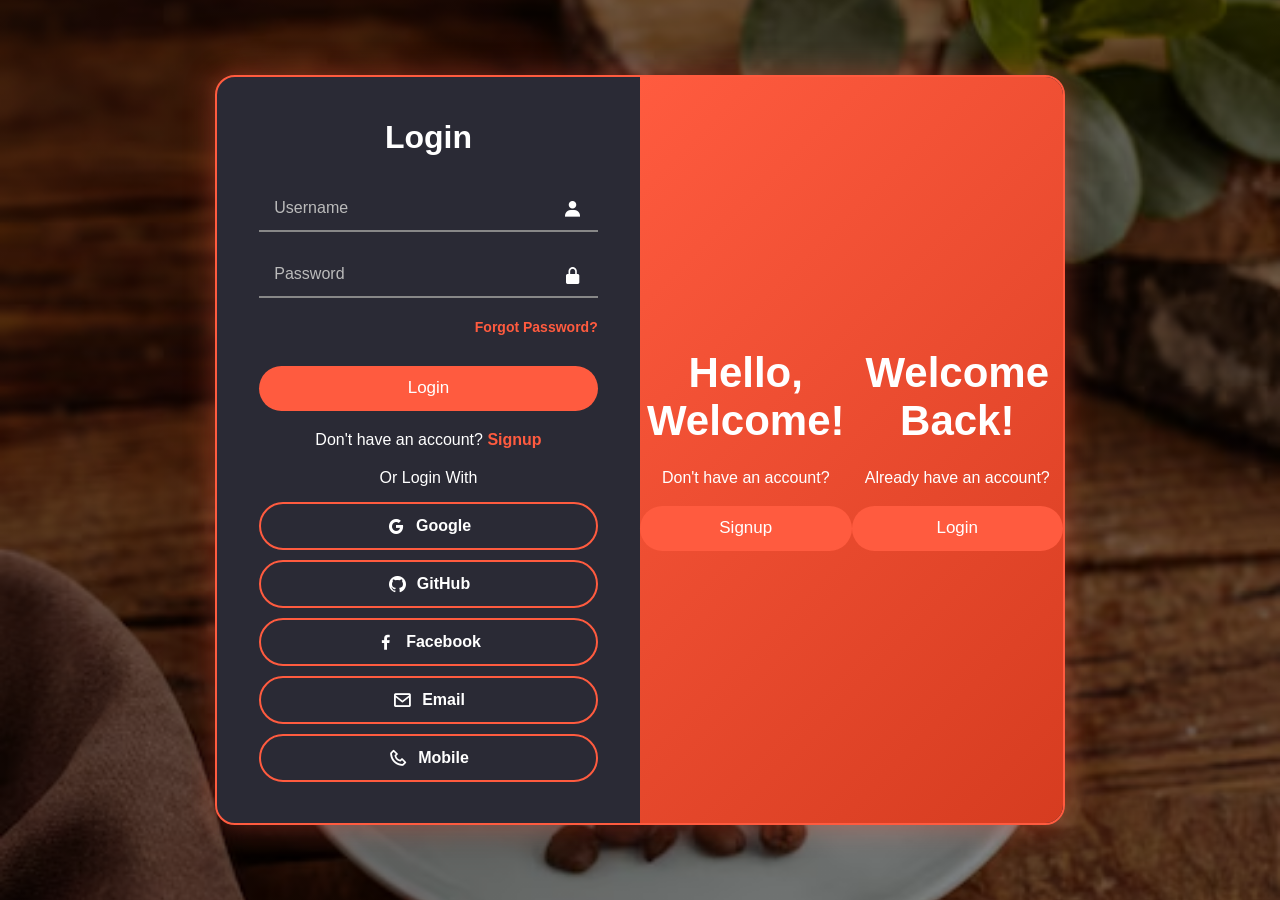
<file: index.html>
<!DOCTYPE html>
<html lang="en">

<head>
    <meta charset="UTF-8">
    <meta name="viewport" content="width=device-width, initial-scale=1.0">

    <title>Coffee Cafe</title>

    <!-- Boxicons -->
    <link
        href="https://unpkg.com/boxicons@2.1.4/css/boxicons.min.css"
        rel="stylesheet">

    <!-- CSS -->
    <link rel="stylesheet" href="style.css">
</head>

<body>

<div class="container">

    <!-- ================= LOGIN FORM ================= -->

    <div class="form-box login">

        <form id="loginForm">

            <h1>Login</h1>

            <div class="input-box">
                <input
                    type="text"
                    id="loginUsername"
                    placeholder="Username"
                    required>

                <i class="bx bxs-user"></i>
            </div>

            <div class="input-box">
                <input
                    type="password"
                    id="loginPassword"
                    placeholder="Password"
                    required>

                <i class="bx bxs-lock-alt"></i>
            </div>

            <div class="forget-password">
                <a href="#" id="forgotPassword">
                    Forgot Password?
                </a>
            </div>

            <button type="submit" class="button">
                Login
            </button>

            <p>
                Don't have an account?
                <a href="#" class="register-link">
                    Signup
                </a>
            </p>


            <!-- SOCIAL LOGIN -->

            <div class="social-login">

                <p>Or Login With</p>

                <div class="social-icons">

                    <a href="https://accounts.google.com/" target="_blank">
                        <i class="bx bxl-google"></i>
                        Google
                    </a>

                    <a href="https://github.com/login" target="_blank">
                        <i class="bx bxl-github"></i>
                        GitHub
                    </a>

                    <a href="https://www.facebook.com/login/" target="_blank">
                        <i class="bx bxl-facebook"></i>
                        Facebook
                    </a>

                    <a href="mailto:">
                        <i class="bx bx-envelope"></i>
                        Email
                    </a>

                    <a href="tel:">
                        <i class="bx bx-phone"></i>
                        Mobile
                    </a>

                </div>

            </div>

        </form>

    </div>


    <!-- ================= REGISTER FORM ================= -->

    <div class="form-box register">

        <form id="registerForm">

            <h1>Register</h1>

            <div class="input-box">
                <input
                    type="text"
                    id="registerUsername"
                    placeholder="Username"
                    required>

                <i class="bx bxs-user"></i>
            </div>

            <div class="input-box">
                <input
                    type="email"
                    id="registerEmail"
                    placeholder="Email"
                    required>

                <i class="bx bx-envelope"></i>
            </div>

            <div class="input-box">
                <input
                    type="password"
                    id="registerPassword"
                    placeholder="Password"
                    required>

                <i class="bx bxs-lock-alt"></i>
            </div>

            <div class="input-box">
                <input
                    type="password"
                    id="confirmPassword"
                    placeholder="Confirm Password"
                    required>

                <i class="bx bxs-lock-alt"></i>
            </div>

            <button type="submit" class="button">
                Register
            </button>

            <p>
                Already have an account?
                <a href="#" class="login-link">
                    Login
                </a>
            </p>


            <!-- SOCIAL REGISTER -->

            <div class="social-login">

                <p>Or Register With</p>

                <div class="social-icons">

                    <a href="https://accounts.google.com/" target="_blank">
                        <i class="bx bxl-google"></i>
                        Google
                    </a>

                    <a href="https://github.com/login" target="_blank">
                        <i class="bx bxl-github"></i>
                        GitHub
                    </a>

                    <a href="mailto:">
                        <i class="bx bx-envelope"></i>
                        Email
                    </a>

                    <a href="tel:">
                        <i class="bx bx-phone"></i>
                        Mobile
                    </a>

                </div>

            </div>

        </form>

    </div>


    <!-- ================= TOGGLE BOX ================= -->

    <div class="toggle-box">

        <div class="toggle-panel toggle-left">

            <h1>Hello, Welcome!</h1>

            <p>
                Don't have an account?
            </p>

            <button
                type="button"
                class="button register-link">
                Signup
            </button>

        </div>


        <div class="toggle-panel toggle-right">

            <h1>Welcome Back!</h1>

            <p>
                Already have an account?
            </p>

            <button
                type="button"
                class="button login-link">
                Login
            </button>

        </div>

    </div>

</div>


<!-- JavaScript -->

<script src="script.js"></script>

</body>

</html>
</file>
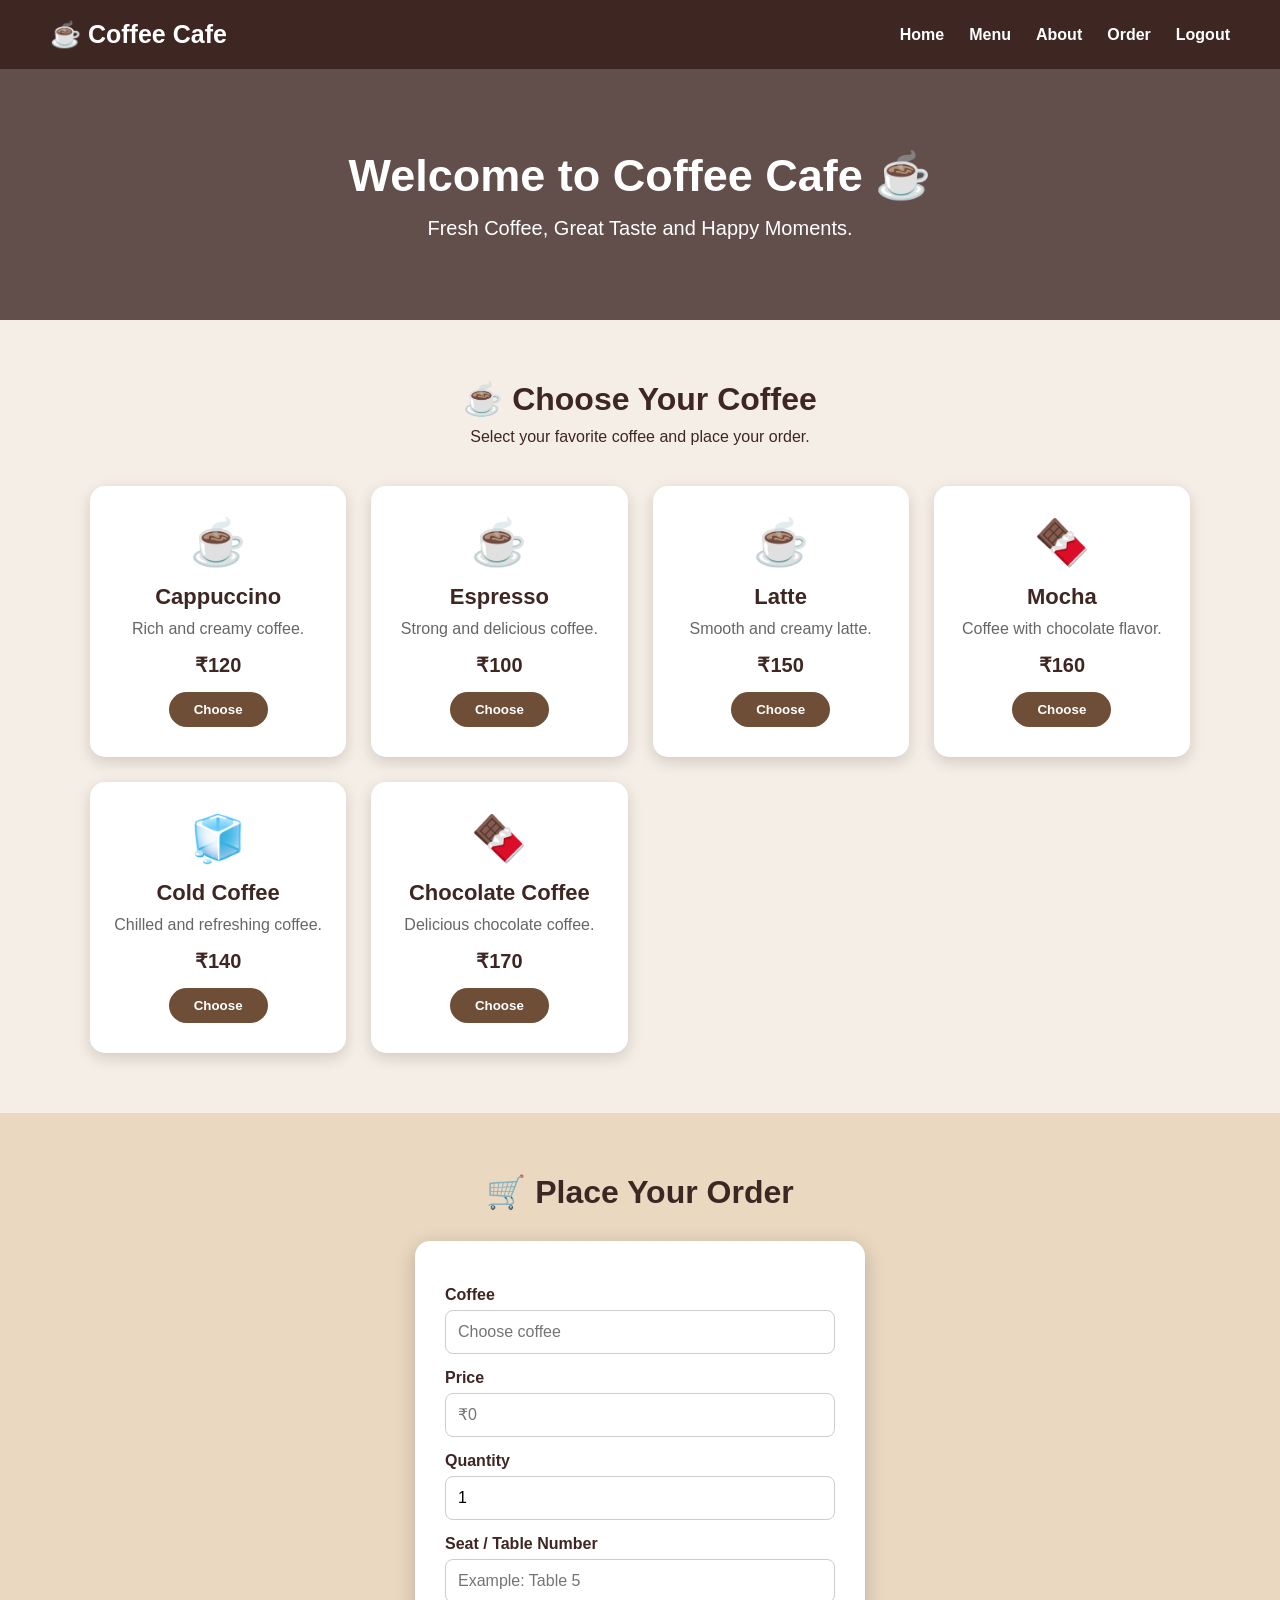
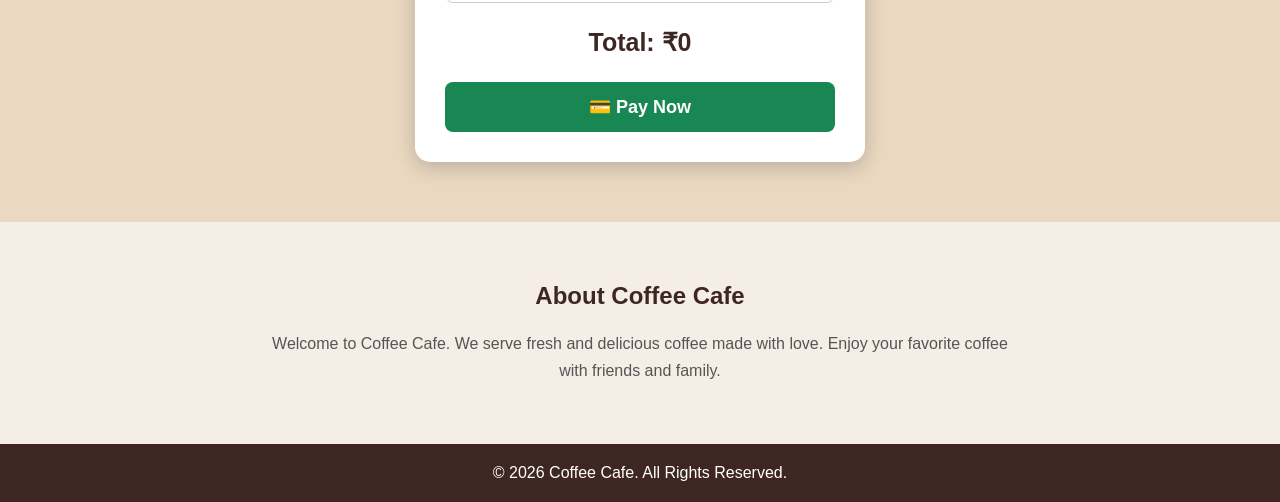
<file: home.html>
<!DOCTYPE html>
<html lang="en">
<head>
    <meta charset="UTF-8">
    <meta name="viewport" content="width=device-width, initial-scale=1.0">

    <title>Coffee Cafe - Order</title>

    <link rel="stylesheet" href="home.css">
</head>

<body>

<header>
    <div class="logo">☕ Coffee Cafe</div>

    <nav>
        <a href="home.html">Home</a>
        <a href="#menu">Menu</a>
        <a href="#about">About</a>
        <a href="#order">Order</a>
        <a href="index.html">Logout</a>
    </nav>
</header>


<section class="hero">
    <h1>Welcome to Coffee Cafe ☕</h1>
    <p>Fresh Coffee, Great Taste and Happy Moments.</p>
</section>


<section class="menu" id="menu">

    <h2>☕ Choose Your Coffee</h2>
    <p>Select your favorite coffee and place your order.</p>

    <div class="coffee-list">

        <div class="coffee-card">
            <span>☕</span>
            <h3>Cappuccino</h3>
            <p>Rich and creamy coffee.</p>
            <strong>₹120</strong>

            <button onclick="selectCoffee('Cappuccino', 120)">
                Choose
            </button>
        </div>


        <div class="coffee-card">
            <span>☕</span>
            <h3>Espresso</h3>
            <p>Strong and delicious coffee.</p>
            <strong>₹100</strong>

            <button onclick="selectCoffee('Espresso', 100)">
                Choose
            </button>
        </div>


        <div class="coffee-card">
            <span>☕</span>
            <h3>Latte</h3>
            <p>Smooth and creamy latte.</p>
            <strong>₹150</strong>

            <button onclick="selectCoffee('Latte', 150)">
                Choose
            </button>
        </div>


        <div class="coffee-card">
            <span>🍫</span>
            <h3>Mocha</h3>
            <p>Coffee with chocolate flavor.</p>
            <strong>₹160</strong>

            <button onclick="selectCoffee('Mocha', 160)">
                Choose
            </button>
        </div>


        <div class="coffee-card">
            <span>🧊</span>
            <h3>Cold Coffee</h3>
            <p>Chilled and refreshing coffee.</p>
            <strong>₹140</strong>

            <button onclick="selectCoffee('Cold Coffee', 140)">
                Choose
            </button>
        </div>


        <div class="coffee-card">
            <span>🍫</span>
            <h3>Chocolate Coffee</h3>
            <p>Delicious chocolate coffee.</p>
            <strong>₹170</strong>

            <button onclick="selectCoffee('Chocolate Coffee', 170)">
                Choose
            </button>
        </div>

    </div>

</section>


<section class="order-section" id="order">

    <h2>🛒 Place Your Order</h2>

    <div class="order-box">

        <label>Coffee</label>

        <input
            type="text"
            id="coffeeName"
            placeholder="Choose coffee"
            readonly
        >


        <label>Price</label>

        <input
            type="text"
            id="coffeePrice"
            placeholder="₹0"
            readonly
        >


        <label>Quantity</label>

        <input
            type="number"
            id="quantity"
            value="1"
            min="1"
            onchange="calculateTotal()"
        >


        <label>Seat / Table Number</label>

        <input
            type="text"
            id="seatNumber"
            placeholder="Example: Table 5"
        >


        <h3 class="total">
            Total: ₹<span id="total">0</span>
        </h3>


        <button class="pay-btn" onclick="payNow()">
            💳 Pay Now
        </button>

    </div>

</section>


<section class="about" id="about">

    <h2>About Coffee Cafe</h2>

    <p>
        Welcome to Coffee Cafe. We serve fresh and delicious coffee
        made with love. Enjoy your favorite coffee with friends and family.
    </p>

</section>


<footer>
    <p>© 2026 Coffee Cafe. All Rights Reserved.</p>
</footer>


<script src="home.js"></script>

</body>
</html>
</file>
<file: style.css>
*{
    margin: 0;
    padding: 0;
    box-sizing: border-box;
    font-family: 'Poppins', sans-serif;
}

body{
    display: flex;
    justify-content: center;
    align-items: center;
    min-height: 100vh;

    background:
        linear-gradient(rgba(0,0,0,0.5), rgba(0,0,0,0.5)),
        url("coffee.avif") center/cover no-repeat;
}


.container{
    position: relative;
    width: 850px;
    height: 750px;
    background: #2a2a35;
    border-radius: 20px;
    overflow: hidden;
    border: 2px solid #ff5b3f;
    box-shadow: 0 0 30px rgba(255,91,63,.4);
}

.form-box{
    position: absolute;
    width: 50%;
    height: 100%;
    display: flex;
    justify-content: center;
    align-items: center;
    overflow-y: auto;
    transition: .5s ease;
}

.form-box.login{
    left: 0;
}

.form-box.register{
    right: 0;
    opacity: 0;
    pointer-events: none;
}

.container.active .form-box.login{
    transform: translateX(-100%);
    opacity: 0;
    pointer-events: none;
}

.container.active .form-box.register{
    opacity: 1;
    pointer-events: auto;
}

form{
    width: 80%;
}

form h1{
    color: #fff;
    text-align: center;
    margin-bottom: 30px;
}

.input-box{
    position: relative;
    margin: 20px 0;
}

.input-box input{
    width: 100%;
    padding: 13px 45px 13px 15px;
    border: none;
    outline: none;
    border-bottom: 2px solid #888;
    background: transparent;
    color: #fff;
    font-size: 16px;
}

.input-box input::placeholder{
    color: #bbb;
}

.input-box i{
    position: absolute;
    right: 15px;
    top: 50%;
    transform: translateY(-50%);
    color: #fff;
    font-size: 20px;
}

.button{
    width: 100%;
    height: 45px;
    border: none;
    border-radius: 30px;
    background: #ff5b3f;
    color: #fff;
    font-size: 17px;
    cursor: pointer;
    margin-top: 15px;
    transition: .3s;
}

.button:hover{
    background: #ff784f;
}

form p{
    color: #fff;
    margin-top: 20px;
    text-align: center;
}

form a{
    color: #ff5b3f;
    text-decoration: none;
    font-weight: 600;
}

.toggle-box{
    position: absolute;
    right: 0;
    width: 50%;
    height: 100%;
    background: linear-gradient(135deg,#ff5b3f,#d63c20);
    color: #fff;
    display: flex;
    justify-content: center;
    align-items: center;
    text-align: center;
    transition: .6s ease-in-out;
}

.container.active .toggle-box{
    right: 50%;
}

.toggle-panel{
    width: 80%;
}

.toggle-panel h1{
    font-size: 42px;
    margin-bottom: 20px;
}

.toggle-panel p{
    font-size: 16px;
    line-height: 1.6;
}

/* Forgot Password */

.forget-password{
    text-align: right;
    margin-bottom: 15px;
}

.forget-password a{
    color: #ff5b3f;
    font-size: 14px;
    text-decoration: none;
}

.forget-password a:hover{
    text-decoration: underline;
}

/* Social Login */

.social-login{
    margin-top: 20px;
    text-align: center;
}

.social-login p{
    color: #fff;
    margin-bottom: 15px;
}

.social-icons{
    display: flex;
    flex-direction: column;
    gap: 10px;
}

.social-icons a{
    display: flex;
    align-items: center;
    justify-content: center;
    gap: 10px;
    width: 100%;
    padding: 12px;
    border: 2px solid #ff5b3f;
    border-radius: 30px;
    color: #fff;
    text-decoration: none;
    transition: .3s ease;
}

.social-icons a:hover{
    background: #ff5b3f;
}

.social-icons i{  
    font-size: 20px;
}

/* Coffee Image */

.coffee-img{
    width: 350px;
    display: block;
    margin: 0 auto 20px;
}
</file>
<file: home.css>
* {
    margin: 0;
    padding: 0;
    box-sizing: border-box;
}

body {
    font-family: Arial, sans-serif;
    background: #f5eee6;
    color: #3e2723;
}


/* HEADER */

header {
    background: #3e2723;
    color: white;

    padding: 20px 50px;

    display: flex;
    justify-content: space-between;
    align-items: center;

    position: sticky;
    top: 0;
    z-index: 100;
}

.logo {
    font-size: 25px;
    font-weight: bold;
}

nav {
    display: flex;
    gap: 25px;
}

nav a {
    color: white;
    text-decoration: none;
    font-weight: bold;
}

nav a:hover {
    color: #d7a86e;
}


/* HERO */

.hero {
    text-align: center;

    padding: 80px 20px;

    background: linear-gradient(
        rgba(62,39,35,0.8),
        rgba(62,39,35,0.8)
    );

    color: white;
}

.hero h1 {
    font-size: 45px;
    margin-bottom: 15px;
}

.hero p {
    font-size: 20px;
}


/* MENU */

.menu {
    padding: 60px 30px;
    text-align: center;
}

.menu h2 {
    font-size: 32px;
    margin-bottom: 10px;
}

.coffee-list {
    margin-top: 40px;

    display: grid;

    grid-template-columns:
        repeat(auto-fit, minmax(220px, 1fr));

    gap: 25px;

    max-width: 1100px;

    margin-left: auto;
    margin-right: auto;
}


/* COFFEE CARD */

.coffee-card {
    background: white;

    padding: 30px 20px;

    border-radius: 15px;

    box-shadow: 0 5px 15px rgba(0,0,0,0.15);

    transition: 0.3s;
}

.coffee-card:hover {
    transform: translateY(-10px);

    box-shadow:
        0 10px 25px rgba(0,0,0,0.25);
}

.coffee-card span {
    font-size: 45px;
}

.coffee-card h3 {
    margin: 15px 0 10px;

    font-size: 22px;
}

.coffee-card p {
    color: #666;

    margin-bottom: 15px;
}

.coffee-card strong {
    display: block;

    font-size: 20px;

    margin-bottom: 15px;
}

.coffee-card button {
    border: none;

    background: #6f4e37;

    color: white;

    padding: 10px 25px;

    border-radius: 20px;

    cursor: pointer;

    font-weight: bold;
}

.coffee-card button:hover {
    background: #3e2723;
}


/* ORDER */

.order-section {
    padding: 60px 20px;

    background: #ead8c0;

    text-align: center;
}

.order-section h2 {
    font-size: 32px;

    margin-bottom: 30px;
}

.order-box {
    background: white;

    max-width: 450px;

    margin: auto;

    padding: 30px;

    border-radius: 15px;

    box-shadow: 0 5px 20px rgba(0,0,0,0.2);

    text-align: left;
}

.order-box label {
    display: block;

    margin-top: 15px;

    margin-bottom: 6px;

    font-weight: bold;
}

.order-box input {
    width: 100%;

    padding: 12px;

    border: 1px solid #ccc;

    border-radius: 8px;

    font-size: 16px;
}

.total {
    text-align: center;

    font-size: 25px;

    margin: 25px 0;
}

.pay-btn {
    width: 100%;

    padding: 14px;

    border: none;

    border-radius: 8px;

    background: #198754;

    color: white;

    font-size: 18px;

    font-weight: bold;

    cursor: pointer;
}

.pay-btn:hover {
    background: #146c43;
}


/* ABOUT */

.about {
    padding: 60px 20px;

    text-align: center;

    max-width: 800px;

    margin: auto;
}

.about h2 {
    margin-bottom: 20px;
}

.about p {
    line-height: 1.7;

    color: #555;
}


/* FOOTER */

footer {
    background: #3e2723;

    color: white;

    text-align: center;

    padding: 20px;
}


/* MOBILE */

@media (max-width: 700px) {

    header {
        flex-direction: column;

        gap: 15px;

        padding: 20px;
    }

    nav {
        gap: 12px;

        flex-wrap: wrap;

        justify-content: center;
    }

    .hero h1 {
        font-size: 32px;
    }
}
</file>
